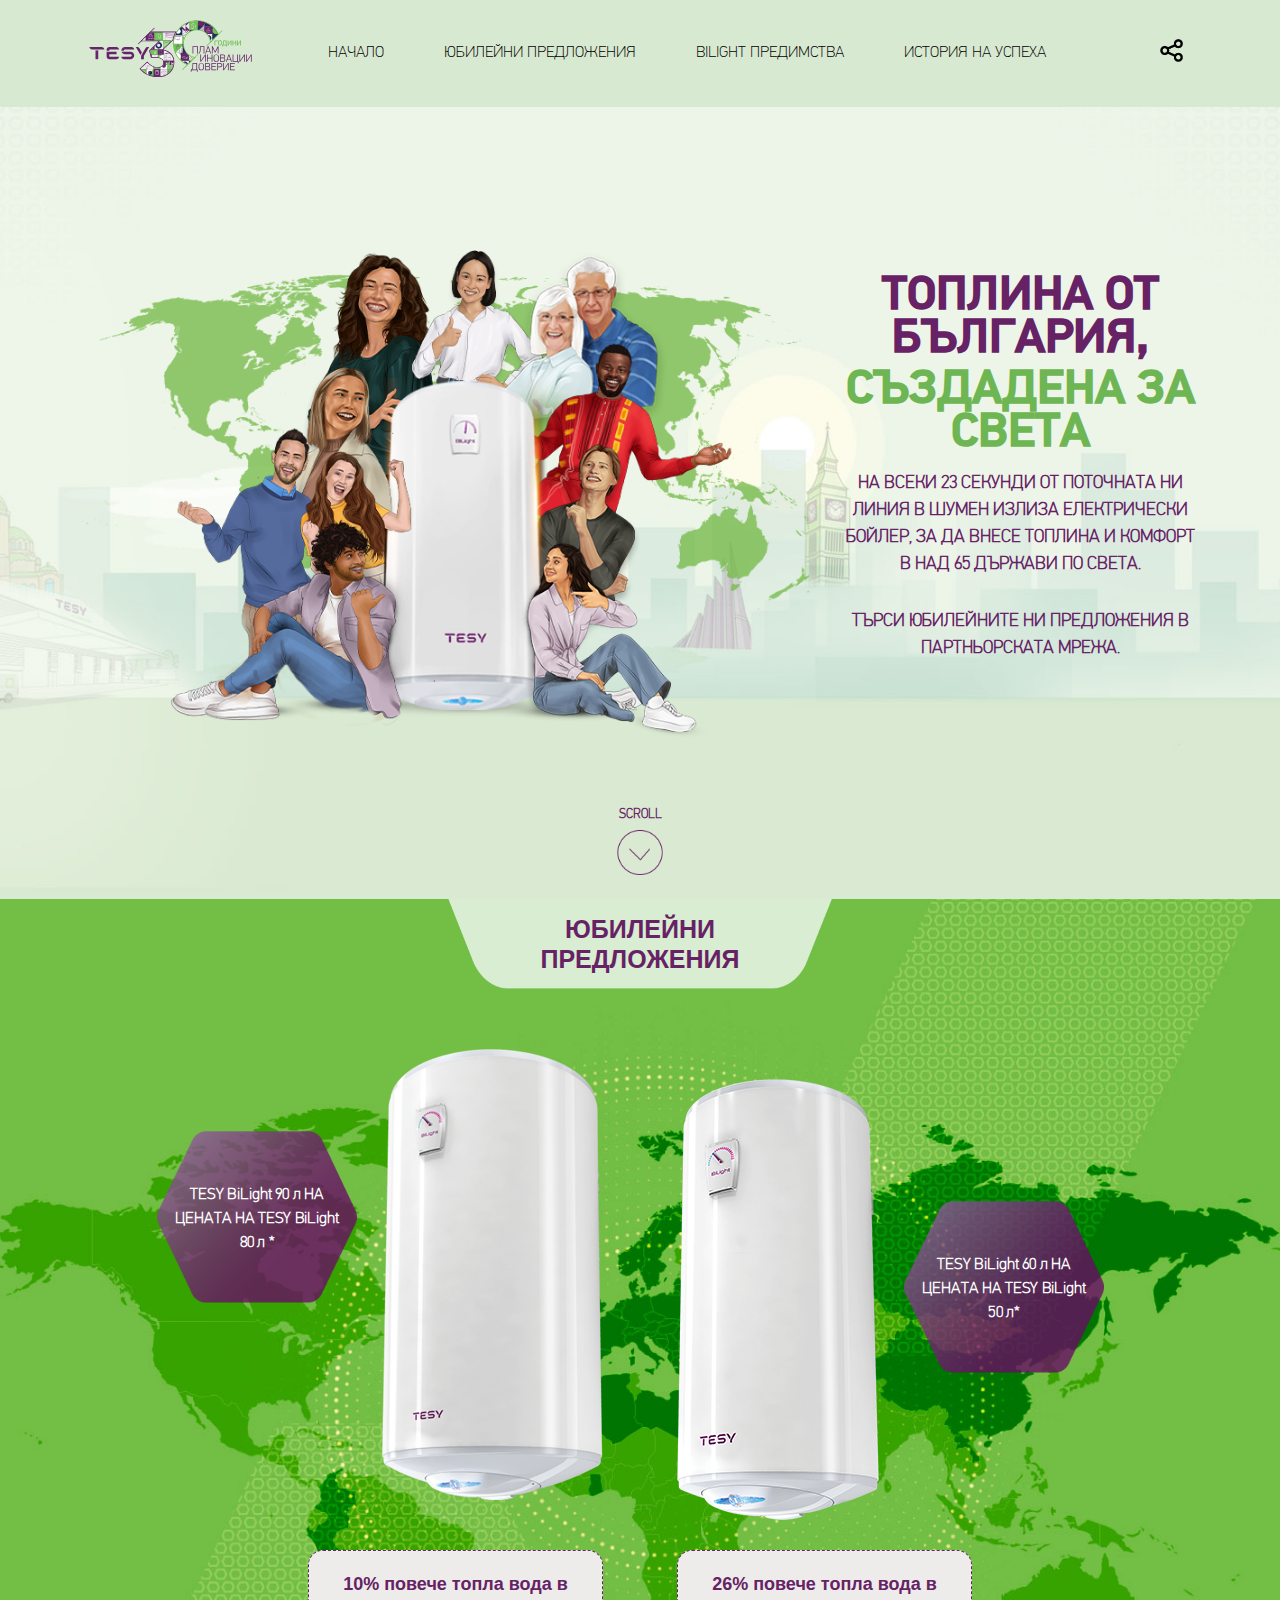
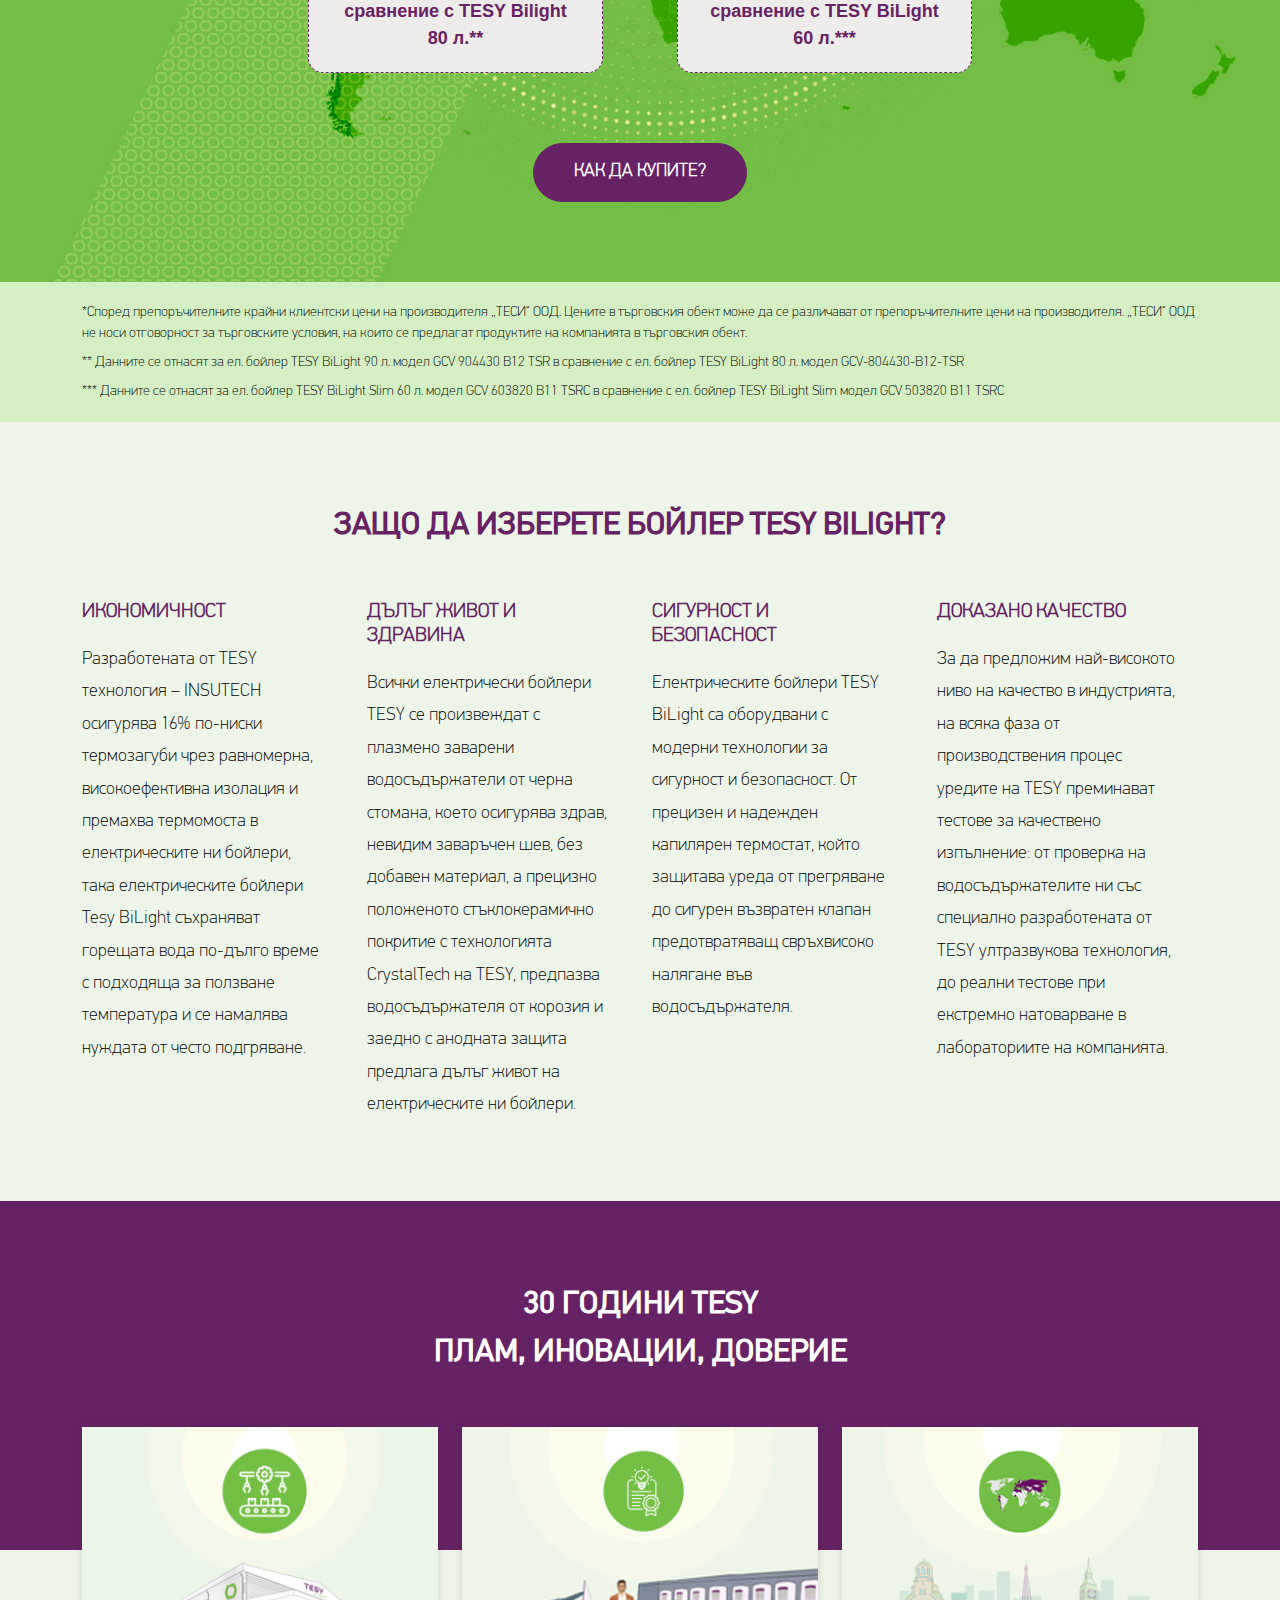
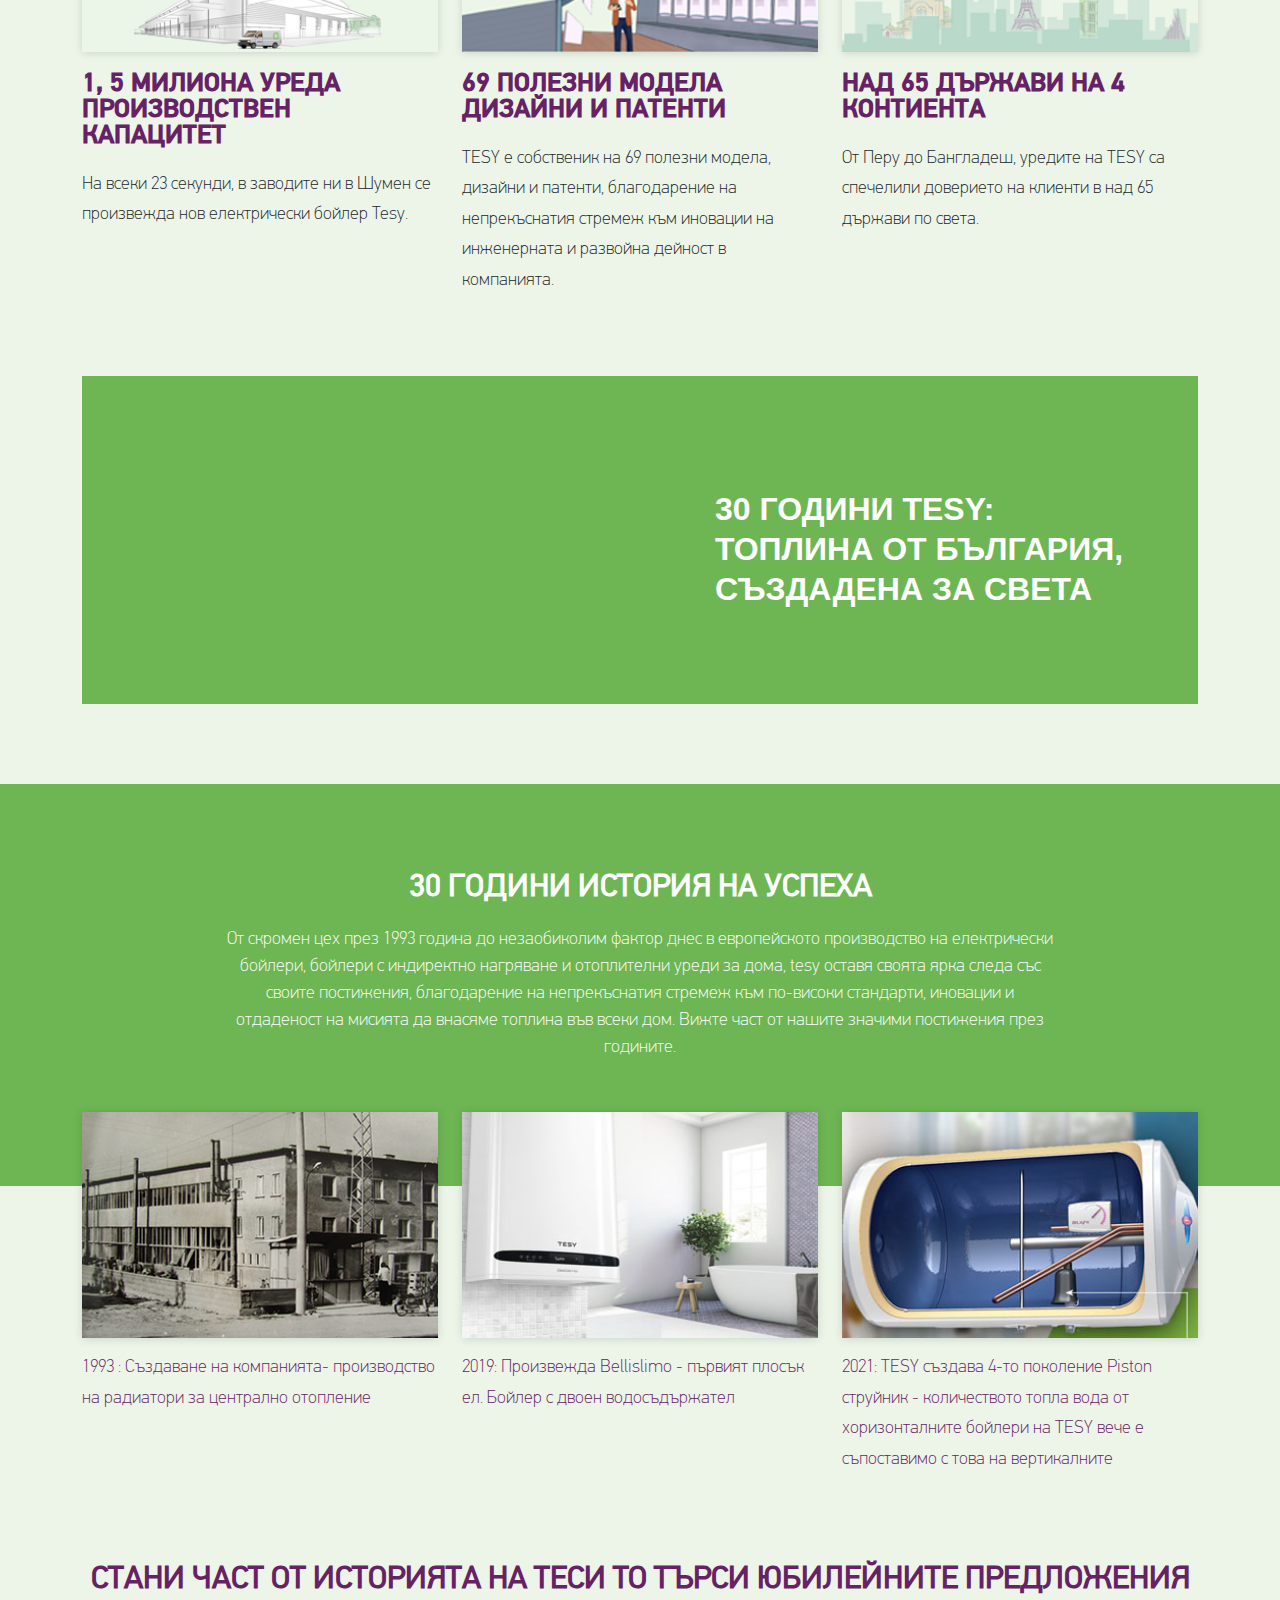
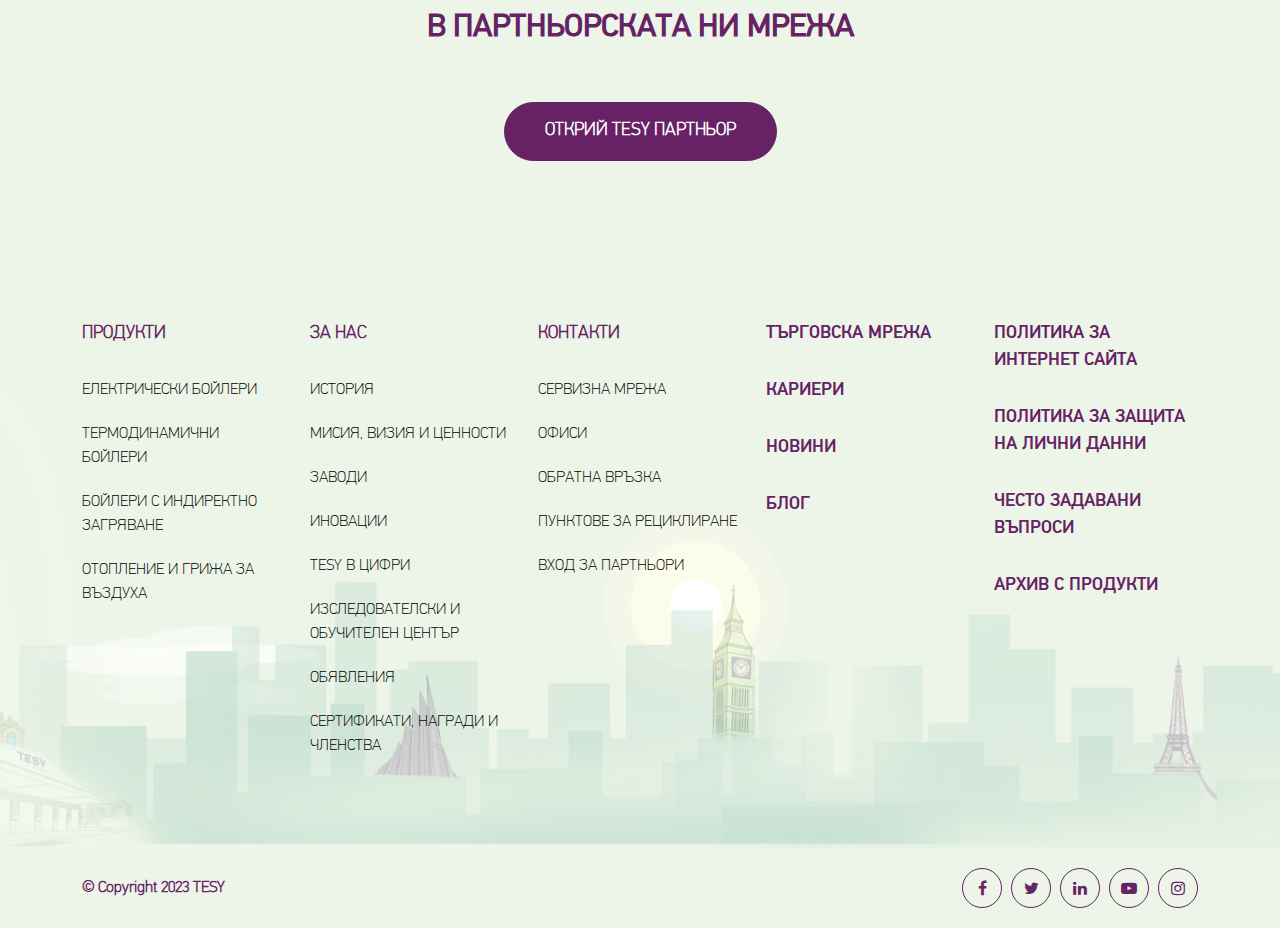
<file: index.html>
<!DOCTYPE html>
<html lang="en">
<head>
	<meta charset="UTF-8">
	<meta name="description" content="">
	<meta name="viewport" content="width=device-width, initial-scale=1.0">
	<title>TESY</title>

	<link rel="apple-touch-icon" href="./apple-touch-icon.png">
	<link href="./apple-touch-icon.png" rel="icon">

	<!-- Load Stylesheet
	==========================-->
	<link rel="stylesheet" href="assets/css/style.css">
	<script src="assets/js/modernizr.min.js"></script>
	<script src="assets/js/jquery.min.js"></script>
	
</head>
<body>
	<!--[if lt IE 9]>
	  <script src="//html5shim.googlecode.com/svn/trunk/html5.js"></script>
	<![endif]-->

	<!-- Header -->
	<section id="header">
		<div class="container">
			<header class="d-flex flex-wrap align-items-center justify-content-center justify-content-md-between py-3">
				<div class="col-6 col-md-2 mb-2 mb-md-0">
					<a href="https://tesy.bg/" class="d-inline-flex link-body-emphasis text-decoration-none">
						<img src="assets/img/logo-tesy-30-bg.svg" alt="Logo" class="img-fluid">
					</a>
				</div>

				<ul class="nav col-12 col-md-auto mb-2 justify-content-center mb-md-0">
					<li><a href="" class="nav-link text-uppercase">НАЧАЛО</a></li>
					<li><a href="#product-show-cas" class="scrollTo nav-link text-uppercase">ЮБИЛЕЙНИ ПРЕДЛОЖЕНИЯ</a></li>
					<li><a href="#tesy-biligh" class="scrollTo nav-link text-uppercase">BILIGHT  ПРЕДИМСТВА</a></li>
					<li><a href="#chose-tesy" class="scrollTo nav-link text-uppercase">ИСТОРИЯ НА УСПЕХА</a></li>
				</ul>

				<div class="col-6 col-md-1 text-end">
					<div class="d-flex align-items-center justify-content-end">
						<div class="sharearea">
							<div class="dropdown dropdown-center">
								<button class="btn btn-secondary p-0 shareBtn" type="button" data-bs-toggle="dropdown" aria-expanded="false">
									<img src="assets/img/share.png" alt="">
								</button>
								<ul class="dropdown-menu">
									<li><a class="dropdown-item" target="_blank" href="https://www.facebook.com/tesy.global">Facebook</a></li>
									<li><a class="dropdown-item" target="_blank" href="https://twitter.com/TESY_Official">Twitter</a></li>
									<li><a class="dropdown-item" target="_blank" href="https://www.linkedin.com/company/341081">Linked In</a></li>
									<li><a class="dropdown-item" target="_blank" href="https://www.youtube.com/channel/UCgxXqzTm-aIxARhIj7wG7TQ">YouTube</a></li>
									<li><a class="dropdown-item" target="_blank" href="https://www.instagram.com/tesy.official/?hl=en">Instagram</a></li>
								</ul>
							</div>
						</div>

						<button type="button" class="btn p-0 me-2 offcanvas-menu base-color-one d-block d-lg-none" id="main" onclick="openNav()">
							<img src="assets/img/menu.png" alt="">
						</button>
					</div>

				</div>
				<div id="mySidenav" class="sidenav">
					<a href="javascript:void(0)" class="closebtn" onclick="closeNav()">&times;</a>
					<div class="offcanvas-body px-0">
						<ul class="d-lg-none">
							<li><a href="/">НАЧАЛО</a></li>
							<li><a href="#product-show-cas" class="scrollTo">ЮБИЛЕЙНИ ПРЕДЛОЖЕНИЯ</a></li>
							<li><a href="#tesy-biligh" class="scrollTo">BILIGHT  ПРЕДИМСТВА</a></li>
							<li><a href="#chose-tesy" class="scrollTo">ИСТОРИЯ НА УСПЕХА</a></li>
						</ul>
					  <!-- <ul>
						  <li><a href="https://www.app.presentation.tesyar.tesy.com/water-heaters">ЕЛЕКТРИЧЕСКИ БОЙЛЕРИ</a></li>
						  <li><a href="https://www.app.presentation.tesyar.tesy.com/convectors">Отопление и грижа за въздуха</a></li>
					  </ul> -->
					</div>

				</div>
			</header>
		</div>
	</section>

	<!-- End Header -->

	<!-- Slider -->
	<section id="slider" class="d-flex align-items-center position-relative" style="background-image: url('assets/img/slider-bg.jpg')">
		<div class="container">
			<div class="row">
				<div class="col-12 col-md-6 col-lg-7 col-xl-8 order-1 order-md-0">
					<img class="img-fluid" src="assets/img/carecters.png" alt="carecters">
				</div>
				<div class="col-12 col-md-6 col-lg-5 col-xl-4 order-0 order-md-1">
					<div class="d-flex align-items-center justify-content-center h-100">
						<div class="content text-center text-uppercase">
							<h2 class="base-color-one">ТОПЛИНА ОТ БЪЛГАРИЯ,</h2>
							<h1 class="base-color-two">СЪЗДАДЕНА ЗА СВЕТА</h1>
							<p class="base-color-one">
								На всеки 23 секунди от поточната ни линия в Шумен излиза електрически бойлер, за да внесе топлина и комфорт в над 65 държави по света.
								<span>Търси юбилейните ни предложения
									в партньорската мрежа.
								</span>
							</p>
						</div>
					</div>
				</div>
			</div>
		</div>
		<div class="scroll position-absolute">
			<div class="text-center">
				<p class="text-uppercase base-color-one">Scroll</p>
				<a href="#product-show-cas">
					<img src="assets/img/arrow-down.png" alt="arraow">
				</a>
			</div>
		</div>
	</section>
	<!-- End slider -->

	<!-- Product Show Cass -->
	<section id="product-show-cas" class="section-padding position-relative" style="background-image: url('assets/img/product-show-cas-bg.jpg')">
		<div class="container">
			<div class="row">
				<div class="col-12">
					<div class="top-title text-center base-color-one" style="background-image: url('assets/img/top-title-round-shap-sazzad.png')">
						<h3>ЮБИЛЕЙНИ ПРЕДЛОЖЕНИЯ</h3>
					</div>
				</div>
				<div class="col-12 col-md-6">
					<div class="show-cass">
						<div class="d-lg-flex">
							<div class="info">
								TESY BiLight 90 л НА ЦЕНАТА НА TESY BiLight 80 л *
							</div>
							<div class="product-img">
								<img src="assets/img/product-1.png" class="img-fluid" alt="product">
							</div>
						</div>
						<div class="discount base-color-one">
							10% повече топла вода в сравнение с TESY Bilight 80 л.**
						</div>
					</div>
				</div>
				<div class="col-12 col-md-6">
					<div class="show-cass second-item">
						<div class="d-lg-flex">
							<div class="info order-lg-1">
								TESY BiLight 60 л НА ЦЕНАТА НА TESY BiLight 50 л* 
							</div>
							<div class="product-img order-lg-0">
								<img src="assets/img/product-2.png" class="img-fluid" alt="product">
							</div>
						</div>
						<div class="discount base-color-one">
							26% повече топла вода в сравнение с TESY BiLight 60 л.***
						</div>
					</div>
				</div>
				<div class="col-12">
					<div class="shop-btn text-center">
						<a href="https://tesy.bg/tyrgovska-mreja" class="btn btn-primary text-uppercase">Как да купите?</a>
					</div>
				</div>
			</div>
		</div>
	</section>
	<!-- End -->
	<section id="disclaimer " class="section-padding position-relative">
		<div class="container">
			<div class="row">
				<div class="col-12">
					<div class="disclaimer">
						<p class="mb-2">*Според препоръчителните крайни клиентски цени на производителя „ТЕСИ“ ООД. Цените в търговския обект може да се различават от препоръчителните цени на производителя. „ТЕСИ“ ООД не носи отговорност за търговските условия, на които се предлагат продуктите на компанията в търговския обект.</p>

						<p class="mb-2">** Данните се отнасят за ел. бойлер TESY BiLight 90 л. модел GCV 904430 B12 TSR в сравнение с ел. бойлер TESY BiLight 80 л. модел GCV-804430-B12-TSR</p>

						<p>*** Данните се отнасят за ел. бойлер TESY BiLight Slim 60 л. модел GCV 603820 B11 TSRC в сравнение с ел. бойлер TESY BiLight Slim модел GCV 503820 B11 TSRC</p>
					</div>
				</div>
			</div>
		</div>
	</section>


	<!-- Why to buy TESY Bilight? -->
	<section id="tesy-biligh" class="section-padding position-relative">
		<div class="container">
			<div class="row">
				<div class="col-12">
					<div class="subtitle text-center position-relative">
						Защо да изберете бойлер TESY BiLight?
					</div>
				</div>
				<div class="col-12 col-md-6 col-xl-3">
					<div class="block">
						<div class="title base-color-one text-uppercase">
							Икономичност 
						</div>
						<p>
							Разработената от TESY технология – INSUTECH осигурява 16% по-ниски термозагуби чрез равномерна, високоефективна изолация и премахва термомоста в електрическите ни бойлери, така електрическите бойлери Tesy BiLight съхраняват горещата вода по-дълго време с подходяща за ползване температура и се намалява нуждата от често подгряване.
						</p>
					</div>
				</div>
				<div class="col-12 col-md-6 col-xl-3">
					<div class="block">
						<div class="title base-color-one text-uppercase">
							Дълъг живот и здравина
						</div>
						<p>
							Всички електрически бойлери TESY се произвеждат с плазмено заварени водосъдържатели от черна стомана, което осигурява здрав, невидим заваръчен шев, без добавен материал, а прецизно положеното стъклокерамично покритие с технологията CrystalTech  на TESY, предпазва водосъдържателя от корозия и заедно с анодната защита предлага дълъг живот на електрическите ни бойлери.
						</p>
					</div>
				</div>
				<div class="col-12 col-md-6 col-xl-3">
					<div class="block">
						<div class="title base-color-one text-uppercase">
							Сигурност и безопасност
						</div>
						<p>
							Електрическите бойлери TESY BiLight са оборудвани с модерни технологии за сигурност и безопасност. От прецизен и надежден капилярен термостат, който защитава уреда от прегряване до сигурен възвратен клапан предотвратяващ свръхвисоко налягане във водосъдържателя.
						</p>
					</div>
				</div>
				<div class="col-12 col-md-6 col-xl-3">
					<div class="block">
						<div class="title base-color-one text-uppercase">
							Доказано качество
						</div>
						<p>
							За да предложим най-високото ниво на качество в индустрията, на всяка фаза от производствения процес уредите на TESY преминават тестове за качествено изпълнение: от проверка на водосъдържателите ни със специално разработената от TESY ултразвукова технология,  до реални тестове при екстремно натоварване в лабораториите на компанията.
						</p>
					</div>
				</div>
			</div>
		</div>
	</section>
	<!-- End -->

	<!-- Why to Chose Tesy -->
	<section id="chose-tesy" class="section-padding position-relative">
		<div class="container">
			<div class="row">
				<div class="col-12">
					 <div class="subtitle text-center position-relative">
						30 ГОДИНИ TESY
						<br>
						ПЛАМ, ИНОВАЦИИ, ДОВЕРИЕ
					 </div>
				</div>
				<div class="col-12 col-md-4">
					<div class="box">
						<div class="card bg-transparent border-0">
							<img src="assets/img/box-img-3.png" class="card-img-top" alt="box-img-2">
							<div class="card-body">
								<div class="card-title text-uppercase">
									<h5 class="base-color-one">1, 5 милиона уреда производствен капацитет</h5>
								</div>
								
								<p class="card-text">На всеки 23 секунди, в заводите ни в Шумен се произвежда нов електрически бойлер Tesy.</p>
							</div>
						</div>
					</div>
				</div>
				<div class="col-12 col-md-4">
					<div class="box">
						<div class="card bg-transparent border-0">
							<img src="assets/img/box-img-2.png" class="card-img-top" alt="box-img-2">
							<div class="card-body">
								<div class="card-title text-uppercase">
									<h5 class="base-color-one">69 полезни модела дизайни и патенти</h5>
								</div>
								
								<p class="card-text">TESY е собственик на 69 полезни модела, дизайни и патенти, благодарение на непрекъснатия стремеж към иновации на инженерната и развойна дейност в компанията.</p>
							</div>
						</div>
					</div>
				</div>
				<div class="col-12 col-md-4">
					<div class="box">
						<div class="card bg-transparent border-0">
							<img src="assets/img/box-img-1.png" class="card-img-top" alt="box-img-1">
							<div class="card-body">
								<div class="card-title text-uppercase">
									<h5 class="base-color-one">Над 65 държави на 4 контиента</h5>
								</div>
								
								<p class="card-text">От Перу до Бангладеш, уредите на TESY са спечелили доверието на клиенти в над 65 държави по света.</p>
							</div>
						</div>
					</div>
				</div>
				
			</div>
		</div>
	</section>
	<!-- End -->

	<!-- Video Content -->
	<section id="video-section" class="section-padding position-relative pt-0">
		<div class="container">
			<div class="row g-0">
				<div class="video_bg">
					<div class="col-md-12">
						<div class="row g-0">
								<div class="col-12 col-md-6">
									<div class="video-area text-center overflow-hidden">
										<!-- <img src="assets/img/video-img.jpg" alt="" class="img-fluid"> -->
										<!-- <video controls class="w-100 d-block" poster="assets/img/video-img.jpg">
											<source src="assets/video/tesy-corporate.mp4">
											This browser does not support HTML5 video
										</video> -->
										<iframe src="https://www.youtube.com/embed/WXg1xLDvCo4" title="YouTube video player" frameborder="0" allow="accelerometer; autoplay; clipboard-write; encrypted-media; gyroscope; picture-in-picture; web-share" allowfullscreen></iframe>
									</div>
								</div>
								<div class="col-12 col-md-6 video-content">
									<div class="d-flex align-items-center justify-content-center h-100">
										<div>
											<h2 class="text-uppercase">30 години TESY:</h2>
											<h2 class="text-uppercase">ТОПЛИНА ОТ БЪЛГАРИЯ,</h2>
											<h2 class="text-uppercase">СЪЗДАДЕНА ЗА СВЕТА</h2>
										</div>
									</div>
								</div>
							</div>
						</div>
					</div>
			</div>
		</div>
	</section>
	<!-- End -->
	<div class="divider"></div>
	<!-- legacy -->
	<section id="legacy" class="section-padding position-relative">
		<div class="container">
			<div class="row d-flex justify-content-center">
				<div class="col-12 col-lg-9">
					<div class="subtitle text-center position-relative">
						30 години история на успеха
						<p class="text-normal">От скромен цех през 1993 година до незаобиколим фактор днес в европейското производство на електрически бойлери, бойлери с индиректно нагряване и отоплителни уреди за дома, tesy оставя своята ярка следа със своите постижения, благодарение на непрекъснатия стремеж към по-високи стандарти, иновации и отдаденост на мисията да внасяме топлина във всеки дом. Вижте част от нашите значими постижения през годините.</p>
					</div>
				</div>
			</div>
		</div>
		<div class="container">
			<div class="row">
				<div class="col-12 col-md-4">
					<div class="box">
						<div class="card bg-transparent border-0">
							<img src="assets/img/legacy-box-img-1.jpg" class="card-img-top" alt="legacy-box-img-1">
							<div class="card-body">
								<p class="card-text base-color-one">1993 : Създаване на компанията- производство на радиатори за централно отопление</p>
							</div>
						</div>
					</div>
				</div>
				<div class="col-12 col-md-4">
					<div class="box">
						<div class="card bg-transparent border-0">
							<img src="assets/img/legacy-box-img-2.jpg" class="card-img-top" alt="legacy-box-img-2">
							<div class="card-body">
								<p class="card-text base-color-one">2019: Произвежда Bellislimo - първият плосък ел. Бойлер с двоен водосъдържател</p>
							</div>
						</div>
					</div>
				</div>
				<div class="col-12 col-md-4">
					<div class="box">
						<div class="card bg-transparent border-0">
							<img src="assets/img/legacy-box-img-3.jpg" class="card-img-top" alt="legacy-box-img-3">
							<div class="card-body">
								<p class="card-text base-color-one">2021: TESY създава 4-то поколение Piston струйник - количеството топла вода от хоризонталните бойлери на TESY вече е съпоставимо с това на вертикалните</p>
							</div>
						</div>
					</div>
				</div>
				<div class="col-12">
					<div class="shop-btn text-center">
						<div class="subtitle text-center position-relative base-color-one">СТАНИ ЧАСТ ОТ ИСТОРИЯТА НА ТЕСИ to ТЪРСИ ЮБИЛЕЙНИТЕ ПРЕДЛОЖЕНИЯ В ПАРТНЬОРСКАТА НИ МРЕЖА</div>
						<a href="https://tesy.bg/tyrgovska-mreja" class="btn btn-primary text-uppercase">Открий TESY партньор</a>
					</div>
				</div>
			</div>
		</div>
	</section>
	<!-- End -->

	<!-- Footer -->
	<footer class="section-padding position-relative" style="background-image: url('assets/img/footer-bg.png');">
		<div class="container">
			<div class="row position-relative z-3">
				<div class="col-12 col-md-4 col-xl">
					<div class="title base-color-one text-uppercase" data-item="item-one">
						ПРОДУКТИ
					</div>
					<ul class="menu-item" id="item-one">
						<li><a href="https://tesy.bg/produkti/elektricheski-bojleri">Електрически бойлери</a></li>
						<li><a href="https://tesy.bg/produkti/termodinamichni-bojleri">Термодинамични бойлери</a></li>
						<li><a href="https://tesy.bg/produkti/bojleri-s-indirektno-zagrjavane">Бойлери с индиректно загряване</a></li>
						<li><a href="https://tesy.bg/produkti/otoplenie-i-grija-za-vyzduha">Отопление и Грижа за въздуха </a></li>
					</ul>
				</div>
				<div class="col-12 col-md-4 col-xl">
					<div class="title base-color-one text-uppercase" data-item="item-two">
						ЗА НАС
					</div>
					<ul class="menu-item" id="item-two">
						<li><a href="https://tesy.bg/za-nas/istorija" title="История" class="">История</a></li>
						<li><a href="https://tesy.bg/bg/za-nas/misija-vizija-i-cennosti" title="Мисия, Визия и Ценности " class="">Мисия, Визия и Ценности </a></li>
						<li><a href="https://tesy.bg/bg/za-nas/zavodi" title="Заводи" class="">Заводи</a></li>
						<li><a href="https://tesy.bg/bg/za-nas/inovacii" title="Иновации" class="">Иновации</a></li>
						<li><a href="https://tesy.bg/bg/za-nas/tesy-v-cifri" title="Tesy в цифри" class="">Tesy в цифри</a></li>
						<li><a href="https://tesy.bg/bg/za-nas/izsledovatelski-i-obuchitelen-centyr" title="Изследователски и обучителен център" class="">Изследователски и обучителен център</a></li>
						<li><a href="https://tesy.bg/bg/za-nas/objavlenija" title="Обявления" class="">Обявления</a></li>
						<li><a href="https://tesy.bg/bg/za-nas/sertifikati-nagradi-i-chlenstva" title="Сертификати, награди и членства" class="">Сертификати, награди и членства</a></li>
					</ul>
				</div>
				<div class="col-12 col-md-4 col-xl">
					<div class="title base-color-one text-uppercase" data-item="item-three">
						КОНТАКТИ
					</div>
					<ul class="menu-item" id="item-three">
						<li></li><a href="/obslujvane-na-klienti/servizna-mreja" title="Сервизна мрежа" class="">Сервизна мрежа</a></li>
						<li></li><a href="https://tesy.bg/bg/kontakti/ofisi" title="Офиси" class="">Офиси</a></li>
						<li></li><a href="https://tesy.bg/kontakti/obratna-vryzka" title="Обратна връзка" class="">Обратна връзка</a></li>
						<li></li><a href="https://tesy.bg/bg/obslujvane-na-klienti/punktove-za-reciklirane" title="Пунктове за рециклиране" class="">Пунктове за рециклиране</a></li>
						<li></li><a href="https://tesy.bg/bg/kontakti/vhod-za-partniori" title="Вход за партньори" class="">Вход за партньори</a></li>
					</ul>
				</div>
				<div class="col-12 col-md-4 col-xl">
					<ul class="focus-item">
						<li><a href="https://tesy.bg/bg/tyrgovska-mreja" class="text-uppercase base-color-one">ТЪРГОВСКА МРЕЖА</a></li>
						<li><a href="https://tesy.bg/bg/tyrgovska-mreja" class="text-uppercase base-color-one">КАРИЕРИ</a></li>
						<li><a href="https://tesy.bg/bg/novini" class="text-uppercase base-color-one">НОВИНИ</a></li>
						<li><a href="https://tesy.bg/blog/" class="text-uppercase base-color-one">БЛОГ</a></li>
					</ul>
				</div>
				<div class="col-12 col-md-4 col-xl">
					<ul class="focus-item mb-0">
						<li><a href="https://tesy.bg/bg/politika-za-internet-sajta" class="text-uppercase base-color-one">ПОЛИТИКА ЗА ИНТЕРНЕТ САЙТА</a></li>
						<li><a href="https://tesy.bg/bg/obslujvane-na-klienti/politika-za-zashtita-na-lichni-danni" class="text-uppercase base-color-one">ПОЛИТИКА ЗА ЗАЩИТА НА ЛИЧНИ ДАННИ</a></li>
						<li><a href="https://tesy.bg/chesto-zadavani-vyprosi" class="text-uppercase base-color-one">ЧЕСТО ЗАДАВАНИ ВЪПРОСИ</a></li>
						<li><a href="https://tesy.bg/bg/arhiv" class="text-uppercase base-color-one">АРХИВ С ПРОДУКТИ</a></li>

					</ul>
				</div>
			</div>
		</div>
	</footer>
	<!-- End -->

	<!-- Copy Right -->
	<section class="copyright">
		<div class="container">
			<div class="row d-flex align-items-center">
				<div class="col-md-6 order-1 order-md-0">
					<div class="content base-color-one">
						&copy; Copyright 2023 TESY
					</div>
				</div>
				<div class="col-md-6 order-0 order-md-1">
					<div class="social-media-area">
						<ul class="social-media">
							<li><a target="_blank" href="https://www.facebook.com/tesy.global">
								<i class="fa fa-facebook" aria-hidden="true"></i>
							</a></li>
							<li><a target="_blank" href="https://twitter.com/TESY_Official">
								<i class="fa fa-twitter" aria-hidden="true"></i>
							</a></li>
							<li><a target="_blank" href="https://www.linkedin.com/company/341081">
								<i class="fa fa-linkedin" aria-hidden="true"></i>
							</a></li>
							<li><a target="_blank" href="https://www.youtube.com/channel/UCgxXqzTm-aIxARhIj7wG7TQ">
								<i class="fa fa-youtube-play" aria-hidden="true"></i>
							</a></li>
							<li><a target="_blank" href="https://www.instagram.com/tesy.official/?hl=en">
								<i class="fa fa-instagram" aria-hidden="true"></i>
							</a></li>
						</ul>
					</div>
				</div>
			</div>
		</div>
	</section>
	<!-- End -->

	<script src="assets/js/bootstrap.bundle.min.js"></script>
	<script src="assets/js/app.js"></script>

</body>
</html>
</file>
<file: assets/css/style.css>
/*------------------------------------------------------------------
  * Template developed by: Badhon Khan
  * github: https://github.com/BadhonKhan01
-------------------------------------------------------------------*/
/*=========================*/
/*  Responsive breakpoints
/*=========================*/
/* 
 * Bootstrap  v5.3.0-alpha3 (https://getbootstrap.com/)
 * Copyright 2011-2023 The Bootstrap Authors
 * Licensed under MIT (https://github.com/twbs/bootstrap/blob/main/LICENSE)
*/
@import url("../css/bootstrap.min.css");
/* 
 *  Font Awesome 4.7.0 by @davegandy - http://fontawesome.io - @fontawesome
 *  License - http://fontawesome.io/license (Font: SIL OFL 1.1, CSS: MIT License)
*/
@import url("../css/font-awesome.min.css");
/**
 * Owl Carousel v2.3.4
 * Copyright 2013-2018 David Deutsch
 * Licensed under: SEE LICENSE IN https://github.com/OwlCarousel2/OwlCarousel2/blob/master/LICENSE
 */
@import url("../css/owl.carousel.min.css");
@import url("../css/fonts.css");
:root {
  --white-color: #fff;
  --black-color: #000;
  --text-color: #000;
  --base-color-one: #662265;
  --base-color-two: #6db653;
  --body-bg: #ecf5e8;
  --header-bg: #d8e9d1;
  --text-regular: 14px;
  --text-medium: 16px;
  --text-large: 26px;
  --text-large-x: 32px;
  --font-family: "DINProThin", Arial, sans-serif;
  --transition: 0.3s;
}

body {
  font-family: var(--font-family);
  font-size: var(--text-size);
  line-height: 1.5;
  color: var(--text-color);
  background-color: var(--body-bg);
  padding-top: 110px;
  overflow: auto !important;
  padding-right: 0 !important;
}
@media (min-width: 768px) {
  body {
    padding-top: 90px;
  }
}

h1, h2, h3, h4, h5, h6 {
  font-family: "DINProMedium", Arial, serif;
  line-height: 1.2;
}

p {
  margin: 0;
}

ul {
  margin: 0;
  padding: 0;
  list-style: none;
}

.btn-primary:hover,
button:hover,
a:hover {
  text-decoration: none;
}
.btn-primary:focus,
button:focus,
a:focus {
  outline: none;
  -webkit-box-shadow: none;
          box-shadow: none;
}

.btn-check:checked + .btn, .btn.active, .btn.show, .btn:first-child:active, :not(.btn-check) + .btn:active {
  border-color: transparent;
}

.text-color {
  color: var(--text-color);
}

.base-color-one {
  color: var(--base-color-one) !important;
}

.base-color-two {
  color: var(--base-color-two);
}

.body-bg {
  background-color: var(--body-bg);
}

.header-bg {
  background-color: var(--header-bg);
}

.section-padding {
  padding: 40px 0;
}
@media (min-width: 1200px) {
  .section-padding {
    padding: 80px 0;
  }
}

a,
.nav-link {
  text-decoration: none;
  color: var(--text-color);
}
a:hover,
.nav-link:hover {
  color: var(--base-color-one);
}
a:active, a:focus,
.nav-link:active,
.nav-link:focus {
  color: var(--base-color-one);
}

.subtitle {
  font-size: 20px;
  color: #fff;
  text-transform: uppercase;
  font-family: "DINPro", Arial, serif;
  font-weight: 700;
  padding: 0 0 25px;
}
@media (min-width: 1200px) {
  .subtitle {
    font-size: var(--text-large-x);
    padding: 0 0 50px;
  }
}
.subtitle p {
  font-weight: 400;
  font-family: var(--font-family);
  font-size: 18px;
  margin-top: 15px;
}

.box {
  margin-bottom: 40px;
}
@media (min-width: 768px) {
  .box {
    margin-bottom: 0;
  }
}
.box img {
  border-radius: 0;
  -webkit-box-shadow: 0px 1px 9px 0px rgba(0, 0, 0, 0.13);
          box-shadow: 0px 1px 9px 0px rgba(0, 0, 0, 0.13);
}
.box .card-body {
  padding: 0;
}
.box .card-title {
  margin: 0;
  padding: 15px 0 0;
}
@media (min-width: 992px) {
  .box .card-title {
    padding: 20px 0 5px;
  }
}
.box .card-title h5 {
  font-weight: 700;
  font-size: 24px;
  line-height: 1;
  margin: 0;
}
@media (min-width: 768px) {
  .box .card-title h5 {
    font-size: 16px;
  }
}
@media (min-width: 992px) {
  .box .card-title h5 {
    font-size: 24px;
  }
}
@media (min-width: 1200px) {
  .box .card-title h5 {
    font-size: 26px;
  }
}
.box .card-text {
  font-size: 18px;
  line-height: 1.7;
  margin-top: 15px;
}

.divider {
  padding: 40px 0;
}
@media (min-width: 768px) {
  .divider {
    padding: 0;
  }
}

.btn-primary {
  border-color: var(--base-color-one);
  background-color: var(--base-color-one);
  font-weight: 600;
  font-size: 14px;
  border-radius: 100px;
  padding: 15px 40px;
  -webkit-box-shadow: none;
          box-shadow: none;
}
.btn-primary:hover {
  border-color: var(--base-color-two);
  background-color: var(--base-color-two);
}
.btn-primary:active {
  border-color: var(--base-color-two) !important;
  background-color: var(--base-color-two) !important;
}
@media (min-width: 768px) {
  .btn-primary {
    font-size: 18px;
  }
}
@media (min-width: 992px) {
  .btn-primary {
    font-size: 18px;
  }
}

.copyright {
  background-color: ebebeb;
  padding: 20px 0;
  text-align: center;
}
@media (min-width: 768px) {
  .copyright {
    text-align: left;
  }
  .copyright .social-media-area {
    text-align: right;
  }
}
.copyright .content {
  font-size: var(--text-medium);
  font-weight: 600;
  margin-top: 15px;
}
@media (min-width: 768px) {
  .copyright .content {
    margin-top: 0;
  }
}
.copyright .social-media li {
  text-align: center;
  display: inline-block;
  margin-right: 5px;
}
.copyright .social-media li:last-child {
  margin-right: 0;
}
.copyright .social-media li a {
  width: 40px;
  height: 40px;
  color: var(--base-color-one);
  border: 1px solid var(--base-color-one);
  display: -webkit-box;
  display: -ms-flexbox;
  display: flex;
  -webkit-box-align: center;
      -ms-flex-align: center;
          align-items: center;
  -webkit-box-pack: center;
      -ms-flex-pack: center;
          justify-content: center;
  border-radius: 100%;
  -webkit-transition: 0.3s;
  transition: 0.3s;
}
.copyright .social-media li a:hover {
  background-color: var(--base-color-one);
  color: #fff;
}

@media (min-width: 1200px) and (max-width: 1500.98px) {
  #slider .content h1 {
    font-size: 48px !important;
  }
}
#disclaimer\  {
  background: #d4efc4;
  padding: 20px 0;
}
#disclaimer\  .disclaimer p {
  font-size: 14px;
}

.text-normal {
  text-transform: initial;
}

#header {
  background-color: var(--header-bg);
  position: fixed;
  top: 0;
  left: 0;
  z-index: 999;
  width: 100%;
}
#header .nav {
  display: none;
}
@media (min-width: 992px) {
  #header .nav {
    display: -webkit-box;
    display: -ms-flexbox;
    display: flex;
  }
}
#header .nav .nav-link {
  padding-left: 30px;
  padding-right: 30px;
}
@media (min-width: 992px) {
  #header .nav .nav-link {
    padding-left: 15px;
    padding-right: 15px;
  }
}
@media (min-width: 1200px) {
  #header .nav .nav-link {
    padding-left: 30px;
    padding-right: 30px;
  }
}
#header .offcanvas-menu {
  font-size: 40px;
}
#header .sharearea .shareBtn {
  background: transparent;
  border: 0;
  color: var(--base-color-one);
  font-size: 32px;
  margin-right: 15px;
}
#header .sharearea .shareBtn img {
  max-width: 23px;
  width: 100%;
  -webkit-transform: translateY(-3px);
          transform: translateY(-3px);
}
#header .sharearea .dropdown-menu {
  background-color: #ecf5e8;
  border: 0;
  -webkit-box-shadow: 3px 3px 9px 0px rgba(0, 0, 0, 0.13);
          box-shadow: 3px 3px 9px 0px rgba(0, 0, 0, 0.13);
}
#header .sharearea .dropdown-item {
  -webkit-transition: 0.3s;
  transition: 0.3s;
}
#header .sharearea .dropdown-item:hover {
  color: #fff;
  background-color: var(--base-color-one);
}
#header .sidenav {
  height: 100%;
  width: 300px;
  position: fixed;
  z-index: 999;
  top: 0;
  right: -300px;
  background-color: var(--header-bg);
  overflow-x: hidden;
  -webkit-transition: 0.5s;
  transition: 0.5s;
  padding-top: 60px;
}
#header .sidenav .offcanvas-body a {
  display: block;
  font-size: 20px;
  padding: 15px 30px;
  border-bottom: 1px solid #c0d0ba;
  -webkit-transition: var(--transition);
  transition: var(--transition);
}
#header .sidenav .closebtn {
  position: absolute;
  top: 0;
  right: 25px;
  font-size: 36px;
  margin-left: 50px;
}
@media screen and (max-height: 450px) {
  #header .sidenav {
    padding-top: 15px;
  }
  #header .sidenav a {
    font-size: 18px;
  }
}

.offcanvas-menu-area {
  background-color: var(--header-bg);
}
.offcanvas-menu-area .offcanvas-body li:hover a {
  background-color: var(--body-bg);
}
.offcanvas-menu-area .offcanvas-body a {
  display: block;
  font-size: 20px;
  padding: 15px 30px;
  border-bottom: 1px solid #c0d0ba;
  -webkit-transition: var(--transition);
  transition: var(--transition);
}

#main img {
  max-width: 25px;
  -webkit-transform: translateY(-4px);
          transform: translateY(-4px);
}

#slider {
  background-color: var(--body-bg);
  background-repeat: no-repeat;
  background-position: center center;
  background-size: 100% 100%;
  height: 100%;
  padding: 30px 0 100px;
}
@media (min-width: 768px) {
  #slider {
    padding: 50px 0;
  }
}
@media (min-width: 992px) {
  #slider {
    padding: 100px 0;
  }
}
@media (min-width: 1200px) {
  #slider {
    height: calc(100vh - 91px);
  }
}
#slider .content h2 {
  font-size: 32px;
  line-height: 0.9;
  font-weight: 800;
}
@media (min-width: 1200px) {
  #slider .content h2 {
    font-size: 48px;
  }
}
#slider .content h1 {
  font-size: 40px;
  line-height: 0.9;
  max-width: 250px;
  margin: 0 auto;
  font-weight: 800;
}
@media (min-width: 1200px) {
  #slider .content h1 {
    font-size: 48px;
    max-width: unset;
  }
}
#slider .content p {
  font-size: 14px;
  font-weight: 600;
  max-width: 280px;
  margin: 15px auto 50px;
}
#slider .content p span {
  display: block;
  margin-top: 10px;
}
@media (min-width: 1200px) {
  #slider .content p {
    font-size: 18px;
    max-width: unset;
  }
  #slider .content p span {
    margin-top: 30px;
  }
}
#slider .scroll {
  bottom: 3%;
  left: 50%;
  -webkit-transform: translateX(-50%);
          transform: translateX(-50%);
}
#slider .scroll p {
  font-size: 13px;
  font-weight: 600;
}
#slider .scroll img {
  margin-top: 5px;
  max-width: 45px;
}

#product-show-cas {
  background-repeat: no-repeat;
  background-position: center center;
  background-size: cover;
  padding-top: 100px;
}
@media (min-width: 1200px) {
  #product-show-cas {
    padding-top: 150px;
  }
}
#product-show-cas .top-title {
  padding: 15px 35px;
  background-repeat: no-repeat;
  background-position: center center;
  background-size: 100% 100%;
  position: absolute;
  top: 0;
  left: 0;
  width: 100%;
}
@media (min-width: 768px) {
  #product-show-cas .top-title {
    width: 50%;
    left: 50%;
    -webkit-transform: translateX(-50%);
            transform: translateX(-50%);
  }
}
@media (min-width: 1200px) {
  #product-show-cas .top-title {
    width: 30%;
  }
}
#product-show-cas .top-title h3 {
  font-family: "Fira Sans", sans-serif;
  font-weight: 700;
  font-size: 20px;
  margin: 0;
}
@media (min-width: 1200px) {
  #product-show-cas .top-title h3 {
    font-size: 25px;
  }
}
#product-show-cas .show-cass {
  margin-bottom: 20px;
}
@media (min-width: 1200px) {
  #product-show-cas .show-cass {
    padding: 0 25px;
  }
}
#product-show-cas .info {
  max-width: 250px;
  min-height: 215px;
  background-color: transparent;
  background-image: url("../img/shap-1.png");
  background-repeat: no-repeat;
  background-position: center center;
  color: var(--white-color);
  font-weight: 600;
  padding: 70px 24px 45px;
  text-align: center;
  font-size: 21px;
  margin: 0 auto;
  -webkit-transform: scale(0.8);
          transform: scale(0.8);
  line-height: 1.5;
}
@media (min-width: 768px) {
  #product-show-cas .info {
    font-size: 20px;
    padding: 75px 17px 50px;
  }
}
@media (min-width: 992px) {
  #product-show-cas .info {
    width: 270px;
    height: 214px;
    padding: 65px 17px 50px;
    margin-top: 60px;
  }
}
@media (min-width: 1200px) {
  #product-show-cas .info {
    margin: 60px 0 0 auto;
  }
}
#product-show-cas .product-img {
  text-align: center;
}
#product-show-cas .discount {
  padding: 20px 30px;
  margin-top: 30px;
  text-align: center;
  background-color: #edecea;
  font-family: "Fira Sans", sans-serif;
  font-weight: 700;
  font-size: 18px;
  border: 1px dashed var(--base-color-one);
  border-radius: 15px;
  max-width: 295px;
  margin: 30px auto 0;
}
@media (min-width: 992px) {
  #product-show-cas .discount {
    margin: 50px 0 0 auto;
  }
}
@media (min-width: 768px) {
  #product-show-cas .second-item .discount {
    margin-top: 40px;
  }
}
@media (min-width: 992px) {
  #product-show-cas .second-item .info {
    margin-top: 100px;
  }
  #product-show-cas .second-item .discount {
    margin: 30px auto 0 0;
  }
}
@media (min-width: 1200px) {
  #product-show-cas .second-item {
    margin-top: 30px;
  }
  #product-show-cas .second-item .info {
    margin: 100px auto 0 0;
  }
}
#product-show-cas .shop-btn {
  margin-top: 20px;
}
@media (min-width: 1200px) {
  #product-show-cas .shop-btn {
    margin-top: 50px;
  }
}

#tesy-biligh .subtitle {
  color: var(--base-color-one) !important;
}
#tesy-biligh .block {
  margin-bottom: 30px;
}
@media (min-width: 1200px) {
  #tesy-biligh .block {
    padding-right: 20px;
    margin-bottom: 0px;
  }
}
#tesy-biligh .block .title {
  font-weight: 700;
  line-height: 1.2;
  font-size: 20px;
  margin-bottom: 20px;
}
#tesy-biligh .block p {
  font-size: 18px;
  line-height: 1.8;
}
#tesy-biligh .block p strong {
  font-weight: 600;
}

#chose-tesy {
  position: relative;
}
#chose-tesy:before {
  content: "";
  position: absolute;
  top: 0;
  left: 0;
  width: 100%;
  height: 15%;
  background-color: var(--base-color-one);
}
@media (min-width: 768px) {
  #chose-tesy:before {
    height: 38%;
  }
}
@media (min-width: 1200px) {
  #chose-tesy:before {
    height: 45%;
  }
}

#video-section:before {
  content: "";
  position: absolute;
  left: 0;
  bottom: 0;
  width: 100%;
  height: 50%;
  background-color: var(--base-color-two);
}
@media (min-width: 768px) {
  #video-section:before {
    display: none;
  }
}
#video-section .video-content,
#video-section .video-area {
  position: relative;
}
#video-section .video-content iframe,
#video-section .video-area iframe {
  width: 100%;
  min-height: 320px;
  -webkit-transform: translateY(3px);
          transform: translateY(3px);
}
#video-section .video_bg {
  background-color: var(--base-color-two);
}
#video-section .video-content {
  color: var(--white-color);
  text-align: center;
  padding: 25px 0 0;
}
#video-section .video-content h2 {
  font-weight: 600;
  font-size: 22px;
  line-height: 0.9;
  font-family: var(--font-family);
  display: inline-block;
  font-family: "Fira Sans", sans-serif;
}
@media (min-width: 768px) {
  #video-section .video-content h2 {
    display: block;
  }
}
@media (min-width: 992px) {
  #video-section .video-content h2 {
    font-size: 26px;
    line-height: 1;
  }
}
@media (min-width: 1200px) {
  #video-section .video-content h2 {
    font-size: 32px;
  }
}
@media (min-width: 768px) {
  #video-section .video-content {
    text-align: left;
  }
}

#legacy:before {
  content: "";
  position: absolute;
  left: 0;
  top: 0;
  width: 100%;
  height: 33%;
  background-color: var(--base-color-two);
}
@media (min-width: 768px) {
  #legacy:before {
    height: 38%;
  }
}
@media (min-width: 768px) {
  #legacy .shop-btn {
    margin-top: 20px;
  }
}
@media (min-width: 1200px) {
  #legacy .shop-btn {
    margin-top: 80px;
  }
}

footer {
  background-size: cover;
  background-position: center bottom;
  background-repeat: no-repeat;
}
footer .title {
  font-size: 18px;
  font-weight: 600;
  margin-bottom: 20px;
}
footer a {
  display: block;
  padding: 10px 0;
  text-transform: uppercase;
}
footer ul {
  margin-bottom: 25px;
}
@media (min-width: 1200px) {
  footer ul {
    margin-bottom: 0;
  }
}
footer .focus-item {
  margin-bottom: 0;
}
footer .focus-item li:first-child a {
  padding-top: 0;
}
footer .focus-item a {
  font-size: 18px;
  padding: 15px 0;
  font-family: "DINProMedium", Arial, serif;
}
@media (max-width: 767.98px) {
  footer .menu-item {
    margin-bottom: 0;
    height: 0;
    overflow-y: hidden;
  }
  footer .menu-active {
    height: auto;
    margin-bottom: 25px;
    overflow-y: unset;
  }
}
/*# sourceMappingURL=style.css.map */
</file>
